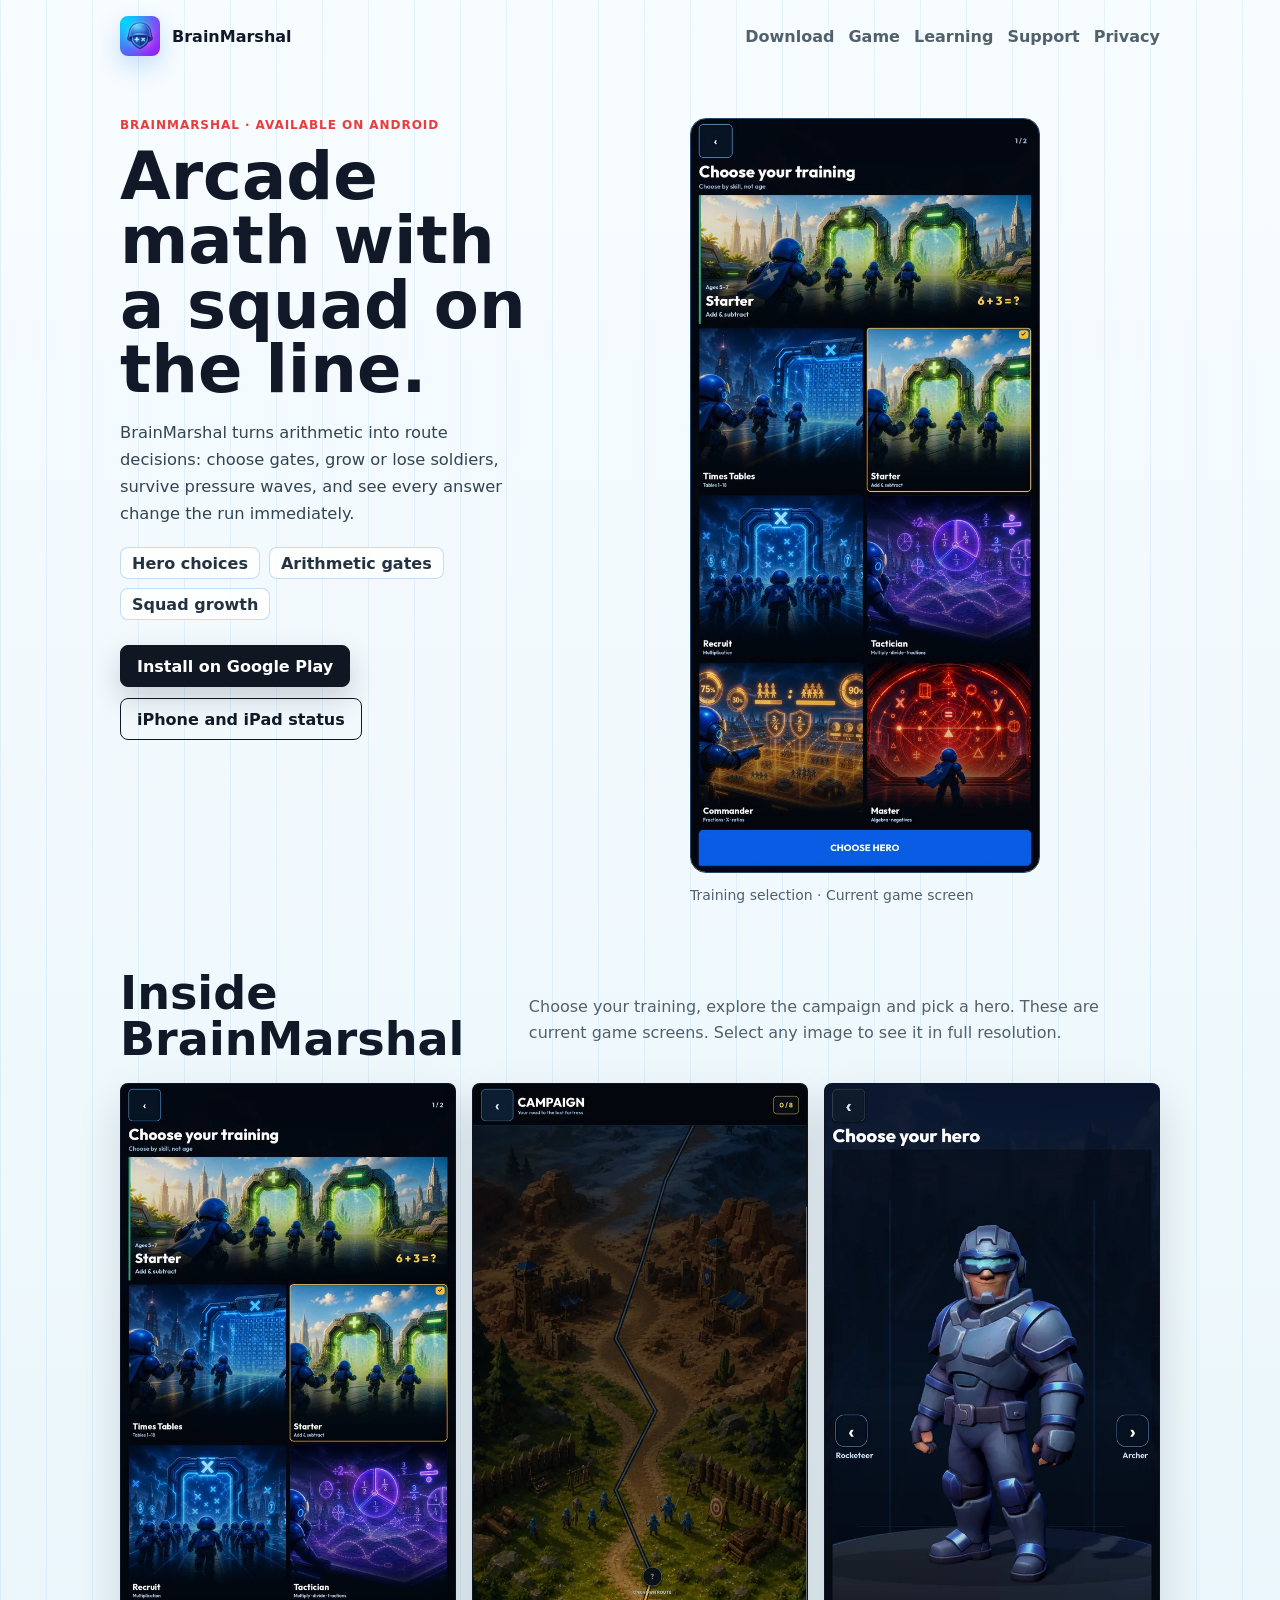
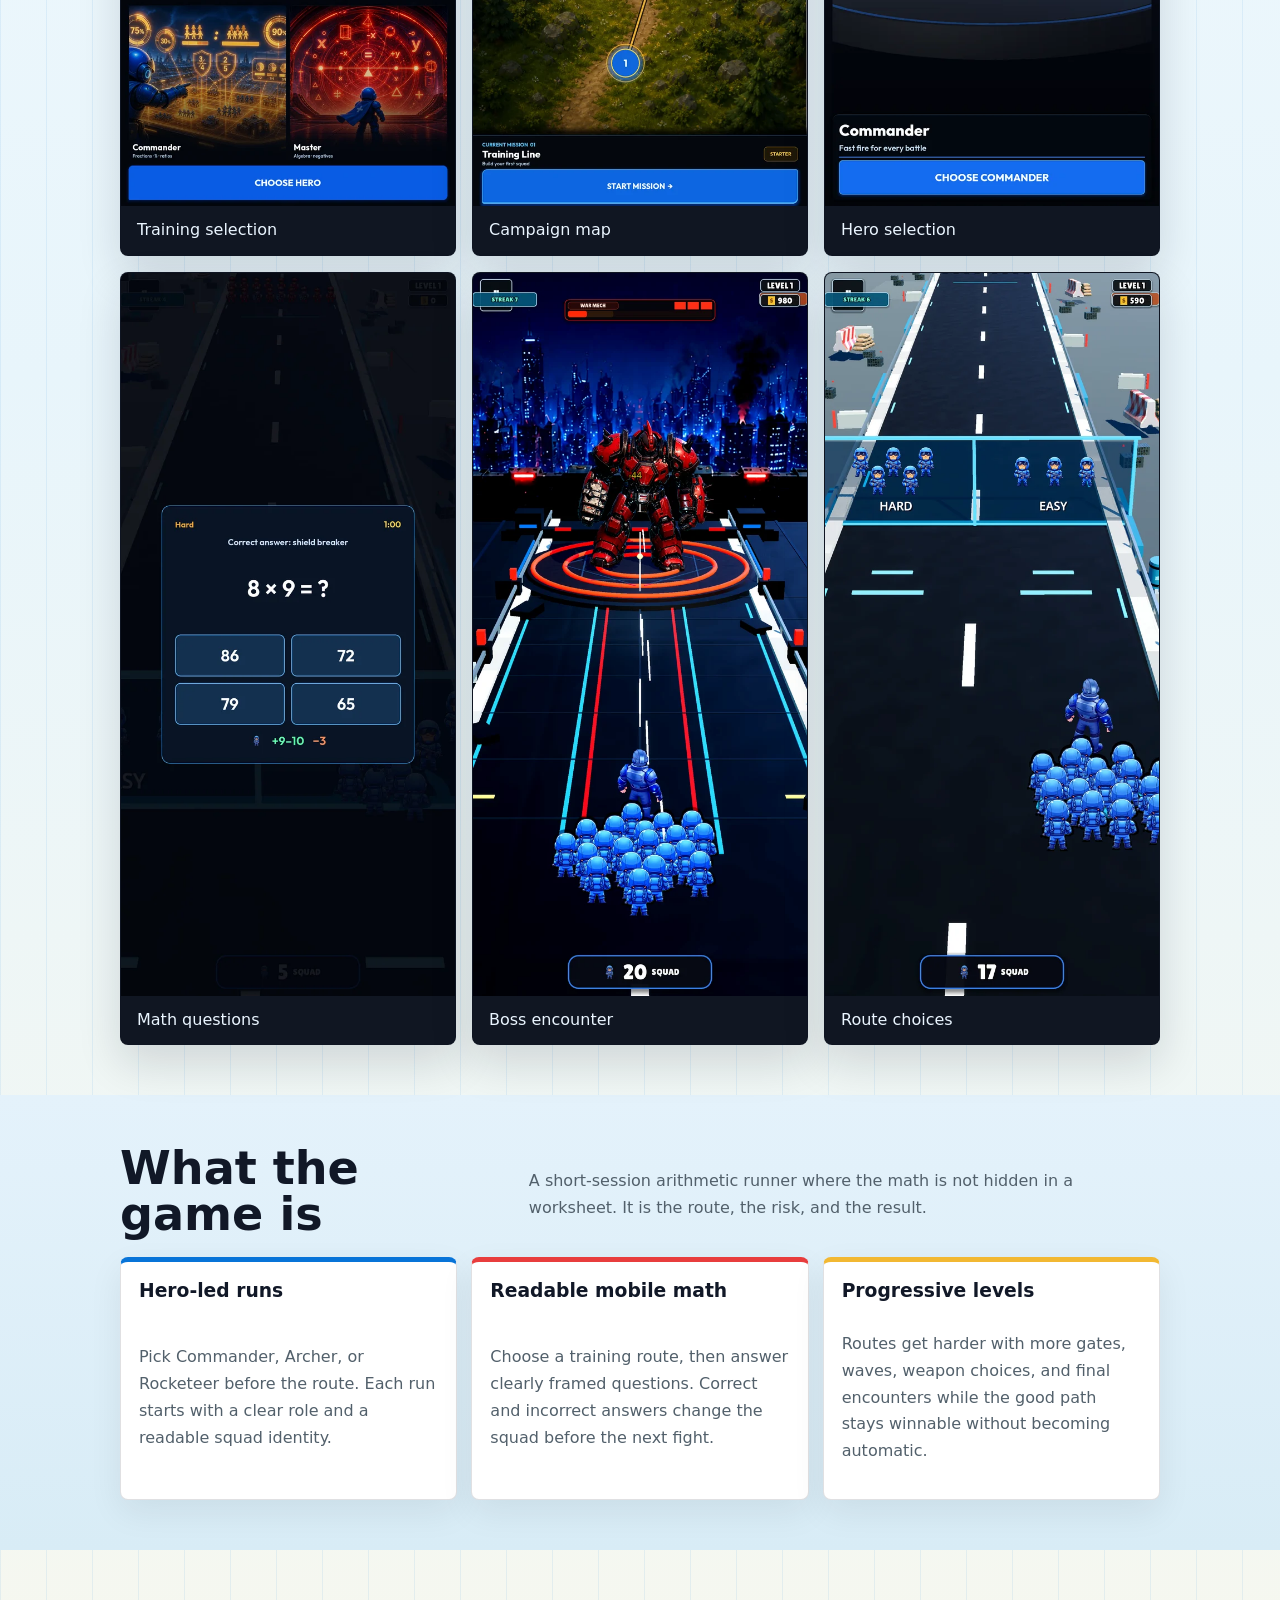
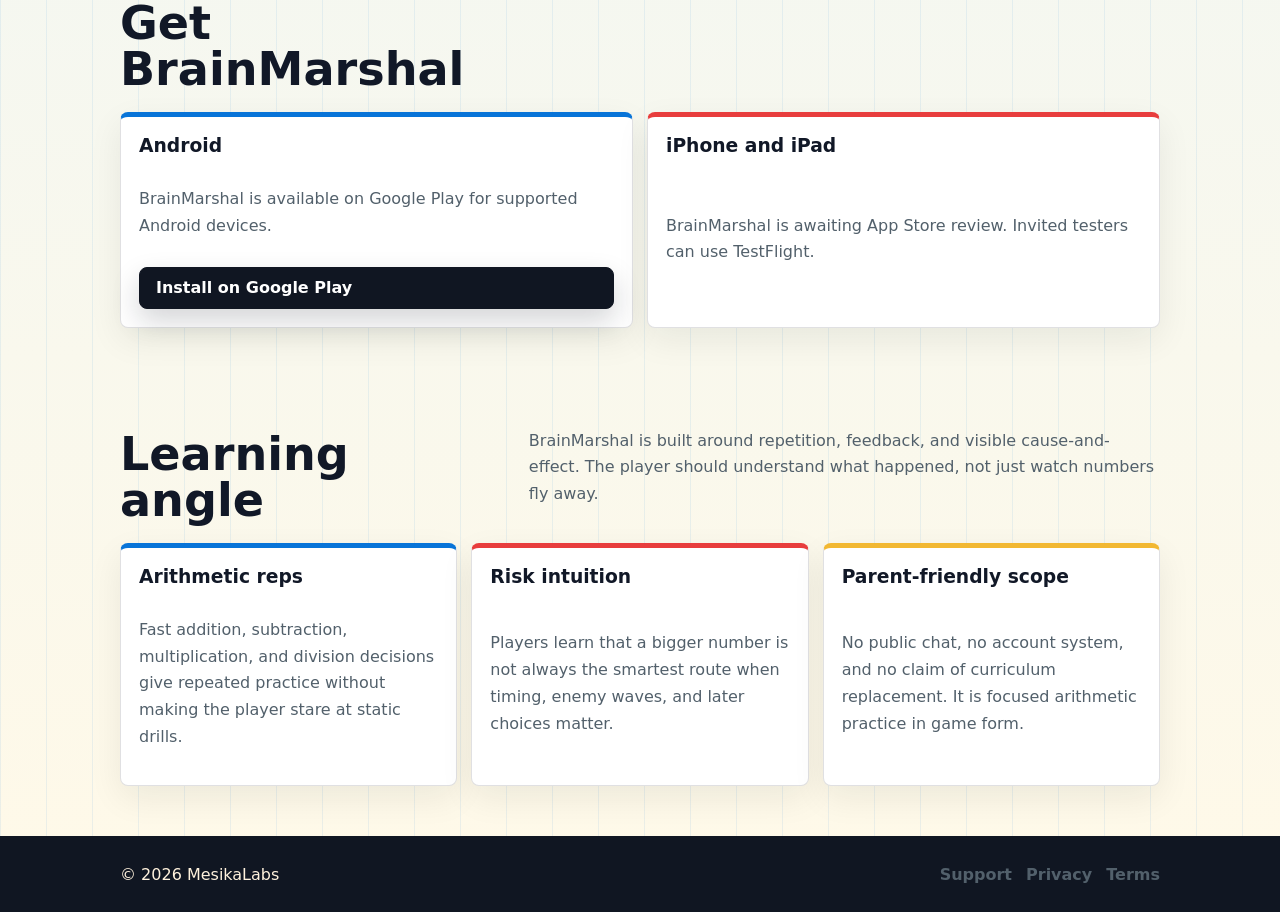
<file: index.html>
<!doctype html>
<html lang="en">
<head>
  <meta charset="utf-8">
  <meta name="viewport" content="width=device-width, initial-scale=1">
  <title>BrainMarshal - Arcade Math Runner on Android</title>
  <meta name="description" content="BrainMarshal is an arcade math runner available on Android where arithmetic gates shape your squad before each fight. Built for readable, high-energy practice.">
  <meta property="og:title" content="BrainMarshal - Arcade Math Runner">
  <meta property="og:description" content="Arithmetic gates, growing squads, readable mobile numbers, and short high-energy runs.">
  <meta property="og:type" content="website">
  <meta property="og:url" content="https://brainmarshal.mesikalabs.com/">
  <meta property="og:image" content="https://brainmarshal.mesikalabs.com/assets/screenshots/2026-09-15/source/01-level-selection.png">
  <meta property="og:image:alt" content="BrainMarshal training selection screen">
  <meta name="twitter:card" content="summary_large_image">
  <link rel="canonical" href="https://brainmarshal.mesikalabs.com/">
  <link rel="alternate" type="application/json" href="version.json">
  <link rel="icon" href="assets/mathwar-icon.png" type="image/png">
  <link rel="apple-touch-icon" href="assets/mathwar-icon.png">
  <link rel="stylesheet" href="assets/site.css?v=20260915clean">
</head>
<body>
  <header class="shell nav">
    <a class="brand" href="./" aria-label="BrainMarshal home">
      <img src="assets/mathwar-icon.png" alt="" width="1024" height="1024">
      <span>BrainMarshal</span>
    </a>
    <nav class="links" aria-label="Primary navigation">
      <a href="#download">Download</a>
      <a href="#game">Game</a>
      <a href="#learning">Learning</a>
      <a href="support/">Support</a>
      <a href="privacy/">Privacy</a>
    </nav>
  </header>

  <main>
    <section class="hero">
      <div class="shell hero-grid">
        <div>
          <p class="eyebrow">BrainMarshal · Available on Android</p>
          <h1>Arcade math with a squad on the line.</h1>
          <p class="lede">BrainMarshal turns arithmetic into route decisions: choose gates, grow or lose soldiers, survive pressure waves, and see every answer change the run immediately.</p>
          <div class="game-stats" aria-label="BrainMarshal gameplay highlights">
            <span>Hero choices</span>
            <span>Arithmetic gates</span>
            <span>Squad growth</span>
          </div>
          <div class="actions">
            <a class="button primary" href="https://play.google.com/store/apps/details?id=com.mesikalabs.brainmarshal">Install on Google Play</a>
            <a class="button secondary" href="#download">iPhone and iPad status</a>
          </div>
        </div>
        <figure class="current-preview">
          <img src="assets/screenshots/2026-09-15/01-level-selection.webp" alt="BrainMarshal training selection with six illustrated skill levels" width="1242" height="2688" fetchpriority="high">
          <figcaption>Training selection · Current game screen</figcaption>
        </figure>
      </div>
    </section>

    <section class="section proof-section" aria-labelledby="proof-title">
      <div class="shell">
        <div class="section-head">
          <h2 id="proof-title">Inside BrainMarshal</h2>
          <p>Choose your training, explore the campaign and pick a hero. These are current game screens. Select any image to see it in full resolution.</p>
        </div>
        <div class="proof-grid gameplay-grid">
          <figure class="proof-shot">
            <a href="assets/screenshots/2026-09-15/source/01-level-selection.png" aria-label="View training selection in full resolution">
              <img src="assets/screenshots/2026-09-15/01-level-selection.webp" alt="Six illustrated training choices, including Times Tables, Starter and Master" width="1242" height="2688" loading="lazy">
            </a>
            <figcaption>Training selection</figcaption>
          </figure>
          <figure class="proof-shot">
            <a href="assets/screenshots/2026-09-15/source/02-campaign-map.png" aria-label="View campaign map in full resolution">
              <img src="assets/screenshots/2026-09-15/02-campaign-map.webp" alt="The campaign route with the first mission selected" width="1242" height="2688" loading="lazy">
            </a>
            <figcaption>Campaign map</figcaption>
          </figure>
          <figure class="proof-shot">
            <a href="assets/screenshots/2026-09-15/source/03-pick-hero.png" aria-label="View hero selection in full resolution">
              <img src="assets/screenshots/2026-09-15/03-pick-hero.webp" alt="The Commander on the hero selection platform" width="1242" height="2688" loading="lazy">
            </a>
            <figcaption>Hero selection</figcaption>
          </figure>
          <figure class="proof-shot">
            <a href="assets/screenshots/2026-09-15/source/04-think-build.png" aria-label="View math questions in full resolution">
              <img src="assets/screenshots/2026-09-15/04-think-build.webp" alt="A multiplication question with four possible answers" width="1242" height="2688" loading="lazy">
            </a>
            <figcaption>Math questions</figcaption>
          </figure>
          <figure class="proof-shot">
            <a href="assets/screenshots/2026-09-15/source/05-boss-battle.png" aria-label="View boss encounter in full resolution">
              <img src="assets/screenshots/2026-09-15/05-boss-battle.webp" alt="The squad facing the War Mech at the end of a mission" width="1242" height="2688" loading="lazy">
            </a>
            <figcaption>Boss encounter</figcaption>
          </figure>
          <figure class="proof-shot">
            <a href="assets/screenshots/2026-09-15/source/06-choose-challenge.png" aria-label="View route choices in full resolution">
              <img src="assets/screenshots/2026-09-15/06-choose-challenge.webp" alt="The squad approaching Hard and Easy arithmetic gates" width="1242" height="2688" loading="lazy">
            </a>
            <figcaption>Route choices</figcaption>
          </figure>
        </div>
      </div>
    </section>

    <section class="section alt" id="game">
      <div class="shell">
        <div class="section-head">
          <h2>What the game is</h2>
          <p>A short-session arithmetic runner where the math is not hidden in a worksheet. It is the route, the risk, and the result.</p>
        </div>
        <div class="grid">
          <article class="card">
            <h3>Hero-led runs</h3>
            <p>Pick Commander, Archer, or Rocketeer before the route. Each run starts with a clear role and a readable squad identity.</p>
          </article>
          <article class="card">
            <h3>Readable mobile math</h3>
            <p>Choose a training route, then answer clearly framed questions. Correct and incorrect answers change the squad before the next fight.</p>
          </article>
          <article class="card">
            <h3>Progressive levels</h3>
            <p>Routes get harder with more gates, waves, weapon choices, and final encounters while the good path stays winnable without becoming automatic.</p>
          </article>
        </div>
      </div>
    </section>

    <section class="section" id="download" aria-labelledby="release-title">
      <div class="shell">
        <div class="section-head">
          <h2 id="release-title">Get BrainMarshal</h2>
        </div>
        <div class="grid">
          <article class="card">
            <h3>Android</h3>
            <p>BrainMarshal is available on Google Play for supported Android devices.</p>
            <a class="button primary" href="https://play.google.com/store/apps/details?id=com.mesikalabs.brainmarshal">Install on Google Play</a>
          </article>
          <article class="card">
            <h3>iPhone and iPad</h3>
            <p>BrainMarshal is awaiting App Store review. Invited testers can use TestFlight.</p>
          </article>
        </div>
      </div>
    </section>

    <section class="section" id="learning">
      <div class="shell">
        <div class="section-head">
          <h2>Learning angle</h2>
          <p>BrainMarshal is built around repetition, feedback, and visible cause-and-effect. The player should understand what happened, not just watch numbers fly away.</p>
        </div>
        <div class="grid">
          <article class="card">
            <h3>Arithmetic reps</h3>
            <p>Fast addition, subtraction, multiplication, and division decisions give repeated practice without making the player stare at static drills.</p>
          </article>
          <article class="card">
            <h3>Risk intuition</h3>
            <p>Players learn that a bigger number is not always the smartest route when timing, enemy waves, and later choices matter.</p>
          </article>
          <article class="card">
            <h3>Parent-friendly scope</h3>
            <p>No public chat, no account system, and no claim of curriculum replacement. It is focused arithmetic practice in game form.</p>
          </article>
        </div>
      </div>
    </section>
  </main>

  <footer class="footer">
    <div class="shell footer-grid">
      <span>© 2026 MesikaLabs</span>
      <nav class="links" aria-label="Footer navigation">
        <a href="support/">Support</a>
        <a href="privacy/">Privacy</a>
        <a href="terms/">Terms</a>
      </nav>
    </div>
  </footer>
</body>
</html>
</file>
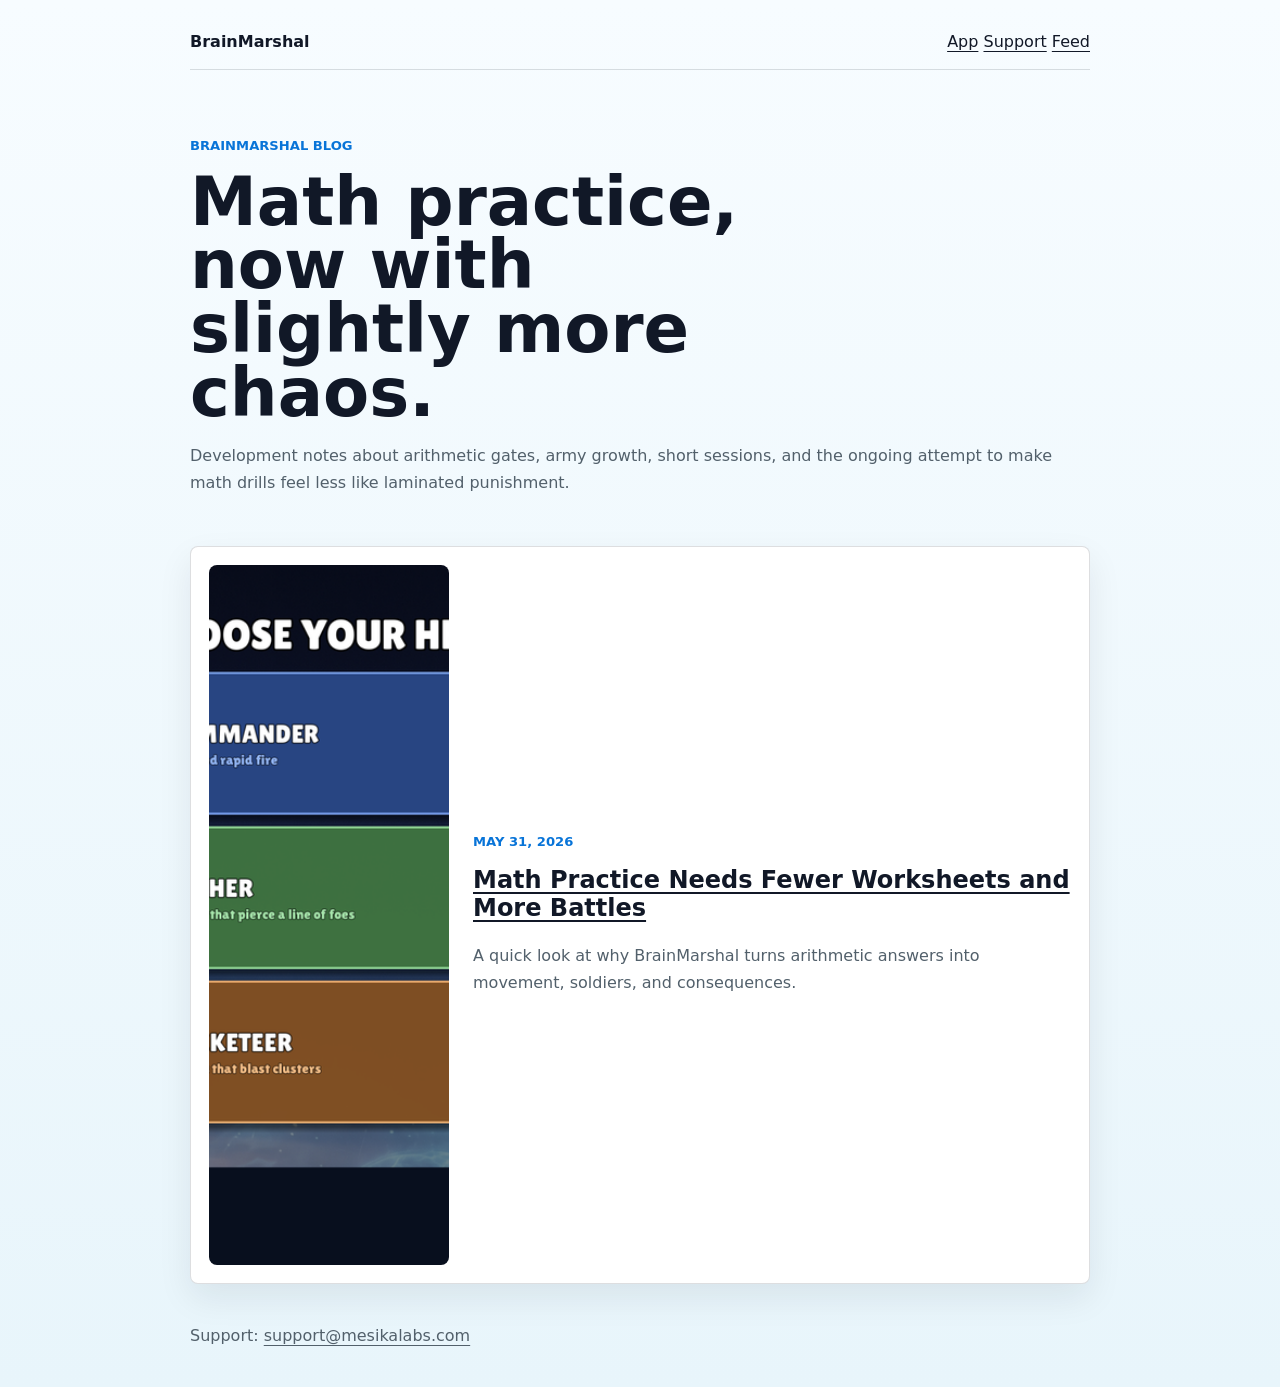
<file: blog/index.html>
<!doctype html>
<html lang="en">
<head>
  <meta charset="utf-8">
  <meta name="viewport" content="width=device-width, initial-scale=1">
  <title>BrainMarshal Blog - Math Learning Game Dev Notes</title>
  <meta name="description" content="Developer notes about BrainMarshal, an educational math learning game for iPhone with arithmetic gates, battles, and short mobile practice sessions.">
  <meta property="og:title" content="BrainMarshal Blog - Math Learning Game Dev Notes">
  <meta property="og:description" content="BrainMarshal development notes about arithmetic practice, battles, and making math drills less worksheet-shaped.">
  <meta property="og:type" content="website">
  <meta property="og:url" content="https://brainmarshal.mesikalabs.com/blog/">
  <meta property="og:image" content="https://brainmarshal.mesikalabs.com/assets/mathwar-hero-roster.png">
  <link rel="canonical" href="https://brainmarshal.mesikalabs.com/blog/">
  <link rel="alternate" type="application/json" href="https://brainmarshal.mesikalabs.com/blog/feed.json">
  <link rel="icon" href="../assets/mathwar-icon.png" type="image/png">
  <style>
    :root { color-scheme: light; --bg: #e8f5fb; --ink: #111827; --muted: #52606b; --line: rgba(17, 24, 39, 0.14); --accent: #0874d8; --paper: #ffffff; }
    * { box-sizing: border-box; }
    body { margin: 0; background: linear-gradient(180deg, #f7fcff 0%, var(--bg) 100%); color: var(--ink); font-family: Inter, ui-sans-serif, system-ui, -apple-system, BlinkMacSystemFont, "Segoe UI", sans-serif; }
    main, header, footer { width: min(100% - 32px, 900px); margin-inline: auto; }
    header { padding: 32px 0 18px; display: flex; justify-content: space-between; gap: 20px; flex-wrap: wrap; }
    a { color: inherit; text-underline-offset: 4px; }
    .brand { font-weight: 850; text-decoration: none; }
    .hero { padding: 52px 0 34px; border-top: 1px solid var(--line); }
    h1 { margin: 0 0 16px; max-width: 13ch; font-size: 4.2rem; line-height: .95; letter-spacing: 0; }
    p { color: var(--muted); line-height: 1.7; }
    article { display: grid; grid-template-columns: 240px minmax(0, 1fr); gap: 24px; align-items: center; padding: 18px; border: 1px solid var(--line); border-radius: 8px; background: var(--paper); box-shadow: 0 14px 34px rgba(16, 22, 34, 0.08); }
    article img { width: 240px; aspect-ratio: 9 / 16; object-fit: cover; border-radius: 8px; }
    article h2 { margin-top: 0; }
    .meta { color: var(--accent); font-size: .82rem; font-weight: 850; text-transform: uppercase; }
    footer { padding: 42px 0; color: var(--muted); }
    @media (max-width: 640px) { h1 { font-size: 2.65rem; line-height: 1.02; } article { grid-template-columns: 1fr; } article img { width: 100%; max-height: 360px; } }
  </style>
</head>
<body>
  <header>
    <a class="brand" href="../">BrainMarshal</a>
    <nav aria-label="Blog navigation">
      <a href="../">App</a>
      <a href="../support/">Support</a>
      <a href="feed.json">Feed</a>
    </nav>
  </header>
  <main>
    <section class="hero">
      <p class="meta">BrainMarshal blog</p>
      <h1>Math practice, now with slightly more chaos.</h1>
      <p>Development notes about arithmetic gates, army growth, short sessions, and the ongoing attempt to make math drills feel less like laminated punishment.</p>
    </section>
    <article>
      <img src="../assets/blog/mathwar-hero-roster-thumb.png" alt="BrainMarshal current hero roster thumbnail" width="393" height="700" loading="lazy">
      <div>
        <p class="meta">May 31, 2026</p>
        <h2><a href="math-practice-with-battles/">Math Practice Needs Fewer Worksheets and More Battles</a></h2>
        <p>A quick look at why BrainMarshal turns arithmetic answers into movement, soldiers, and consequences.</p>
      </div>
    </article>
  </main>
  <footer>
    Support: <a href="mailto:support@mesikalabs.com">support@mesikalabs.com</a>
  </footer>
</body>
</html>
</file>
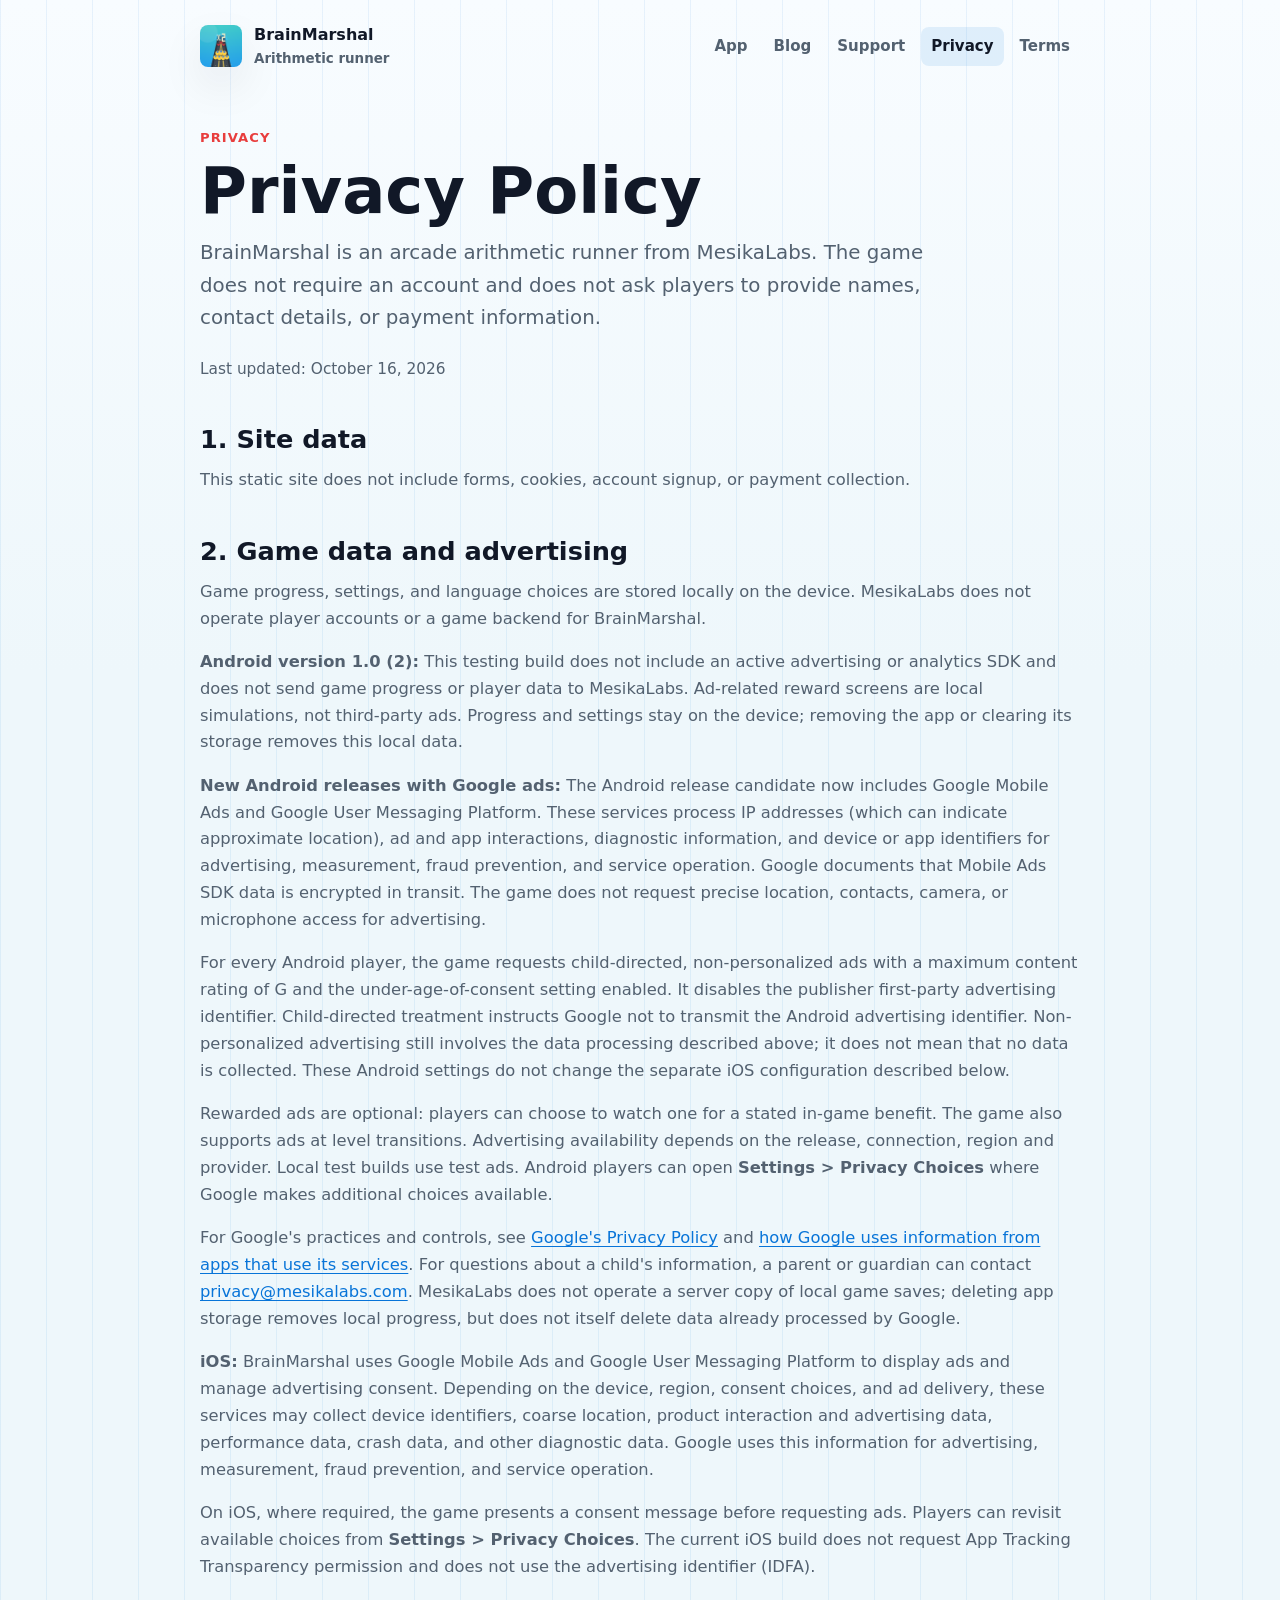
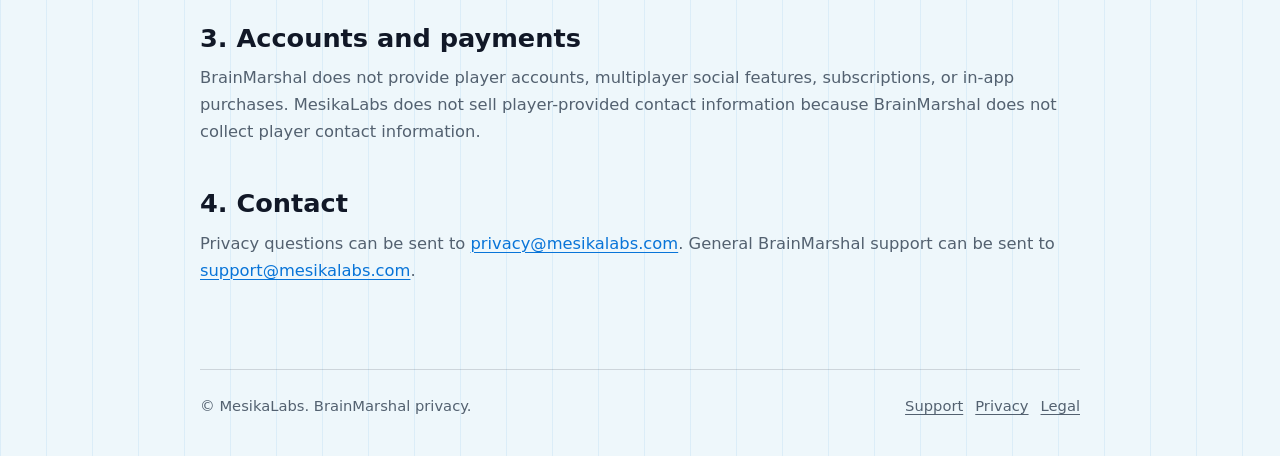
<file: privacy/index.html>
<!doctype html>
<html lang="en">
<head>
  <meta charset="utf-8">
  <meta name="viewport" content="width=device-width, initial-scale=1">
  <title>BrainMarshal Privacy Policy</title>
  <meta name="description" content="Privacy policy for BrainMarshal, an arcade arithmetic runner from MesikaLabs.">
  <link rel="canonical" href="https://brainmarshal.mesikalabs.com/privacy/">
  <link rel="icon" href="../assets/mathwar-icon.png" type="image/png">
  <link rel="apple-touch-icon" href="../assets/mathwar-icon-192.png">
  <link rel="stylesheet" href="../assets/policy.css">
</head>
<body>
  <header class="site-header">
    <a class="brand" href="../" aria-label="BrainMarshal home">
      <img src="../assets/mathwar-icon-192.png" alt="" width="192" height="192">
      <span>BrainMarshal<span>Arithmetic runner</span></span>
    </a>
    <nav class="site-nav" aria-label="BrainMarshal">
      <a href="../">App</a>
      <a href="../blog/">Blog</a>
      <a href="../support/">Support</a>
      <a href="../privacy/" aria-current="page">Privacy</a>
      <a href="../terms/">Terms</a>
    </nav>
  </header>

  <main class="document">
    <p class="eyebrow">Privacy</p>
    <h1>Privacy Policy</h1>
    <p class="lede">BrainMarshal is an arcade arithmetic runner from MesikaLabs. The game does not require an account and does not ask players to provide names, contact details, or payment information.</p>
    <p class="meta">Last updated: October 16, 2026</p>

    <h2>1. Site data</h2>
    <p>This static site does not include forms, cookies, account signup, or payment collection.</p>

    <h2>2. Game data and advertising</h2>
    <p>Game progress, settings, and language choices are stored locally on the device. MesikaLabs does not operate player accounts or a game backend for BrainMarshal.</p>
    <p><strong>Android version 1.0 (2):</strong> This testing build does not include an active advertising or analytics SDK and does not send game progress or player data to MesikaLabs. Ad-related reward screens are local simulations, not third-party ads. Progress and settings stay on the device; removing the app or clearing its storage removes this local data.</p>
    <p><strong>New Android releases with Google ads:</strong> The Android release candidate now includes Google Mobile Ads and Google User Messaging Platform. These services process IP addresses (which can indicate approximate location), ad and app interactions, diagnostic information, and device or app identifiers for advertising, measurement, fraud prevention, and service operation. Google documents that Mobile Ads SDK data is encrypted in transit. The game does not request precise location, contacts, camera, or microphone access for advertising.</p>
    <p>For every Android player, the game requests child-directed, non-personalized ads with a maximum content rating of G and the under-age-of-consent setting enabled. It disables the publisher first-party advertising identifier. Child-directed treatment instructs Google not to transmit the Android advertising identifier. Non-personalized advertising still involves the data processing described above; it does not mean that no data is collected. These Android settings do not change the separate iOS configuration described below.</p>
    <p>Rewarded ads are optional: players can choose to watch one for a stated in-game benefit. The game also supports ads at level transitions. Advertising availability depends on the release, connection, region and provider. Local test builds use test ads. Android players can open <strong>Settings &gt; Privacy Choices</strong> where Google makes additional choices available.</p>
    <p>For Google's practices and controls, see <a href="https://policies.google.com/privacy">Google's Privacy Policy</a> and <a href="https://policies.google.com/technologies/partner-sites">how Google uses information from apps that use its services</a>. For questions about a child's information, a parent or guardian can contact <a href="mailto:privacy@mesikalabs.com">privacy@mesikalabs.com</a>. MesikaLabs does not operate a server copy of local game saves; deleting app storage removes local progress, but does not itself delete data already processed by Google.</p>
    <p><strong>iOS:</strong> BrainMarshal uses Google Mobile Ads and Google User Messaging Platform to display ads and manage advertising consent. Depending on the device, region, consent choices, and ad delivery, these services may collect device identifiers, coarse location, product interaction and advertising data, performance data, crash data, and other diagnostic data. Google uses this information for advertising, measurement, fraud prevention, and service operation.</p>
    <p>On iOS, where required, the game presents a consent message before requesting ads. Players can revisit available choices from <strong>Settings &gt; Privacy Choices</strong>. The current iOS build does not request App Tracking Transparency permission and does not use the advertising identifier (IDFA).</p>

    <h2>3. Accounts and payments</h2>
    <p>BrainMarshal does not provide player accounts, multiplayer social features, subscriptions, or in-app purchases. MesikaLabs does not sell player-provided contact information because BrainMarshal does not collect player contact information.</p>

    <h2>4. Contact</h2>
    <p>Privacy questions can be sent to <a href="mailto:privacy@mesikalabs.com">privacy@mesikalabs.com</a>. General BrainMarshal support can be sent to <a href="mailto:support@mesikalabs.com">support@mesikalabs.com</a>.</p>
  </main>

  <footer class="site-footer">
    <span>© MesikaLabs. BrainMarshal privacy.</span>
    <nav aria-label="Footer">
      <a href="../support/">Support</a>
      <a href="mailto:privacy@mesikalabs.com">Privacy</a>
      <a href="mailto:legal@mesikalabs.com">Legal</a>
    </nav>
  </footer>
</body>
</html>
</file>
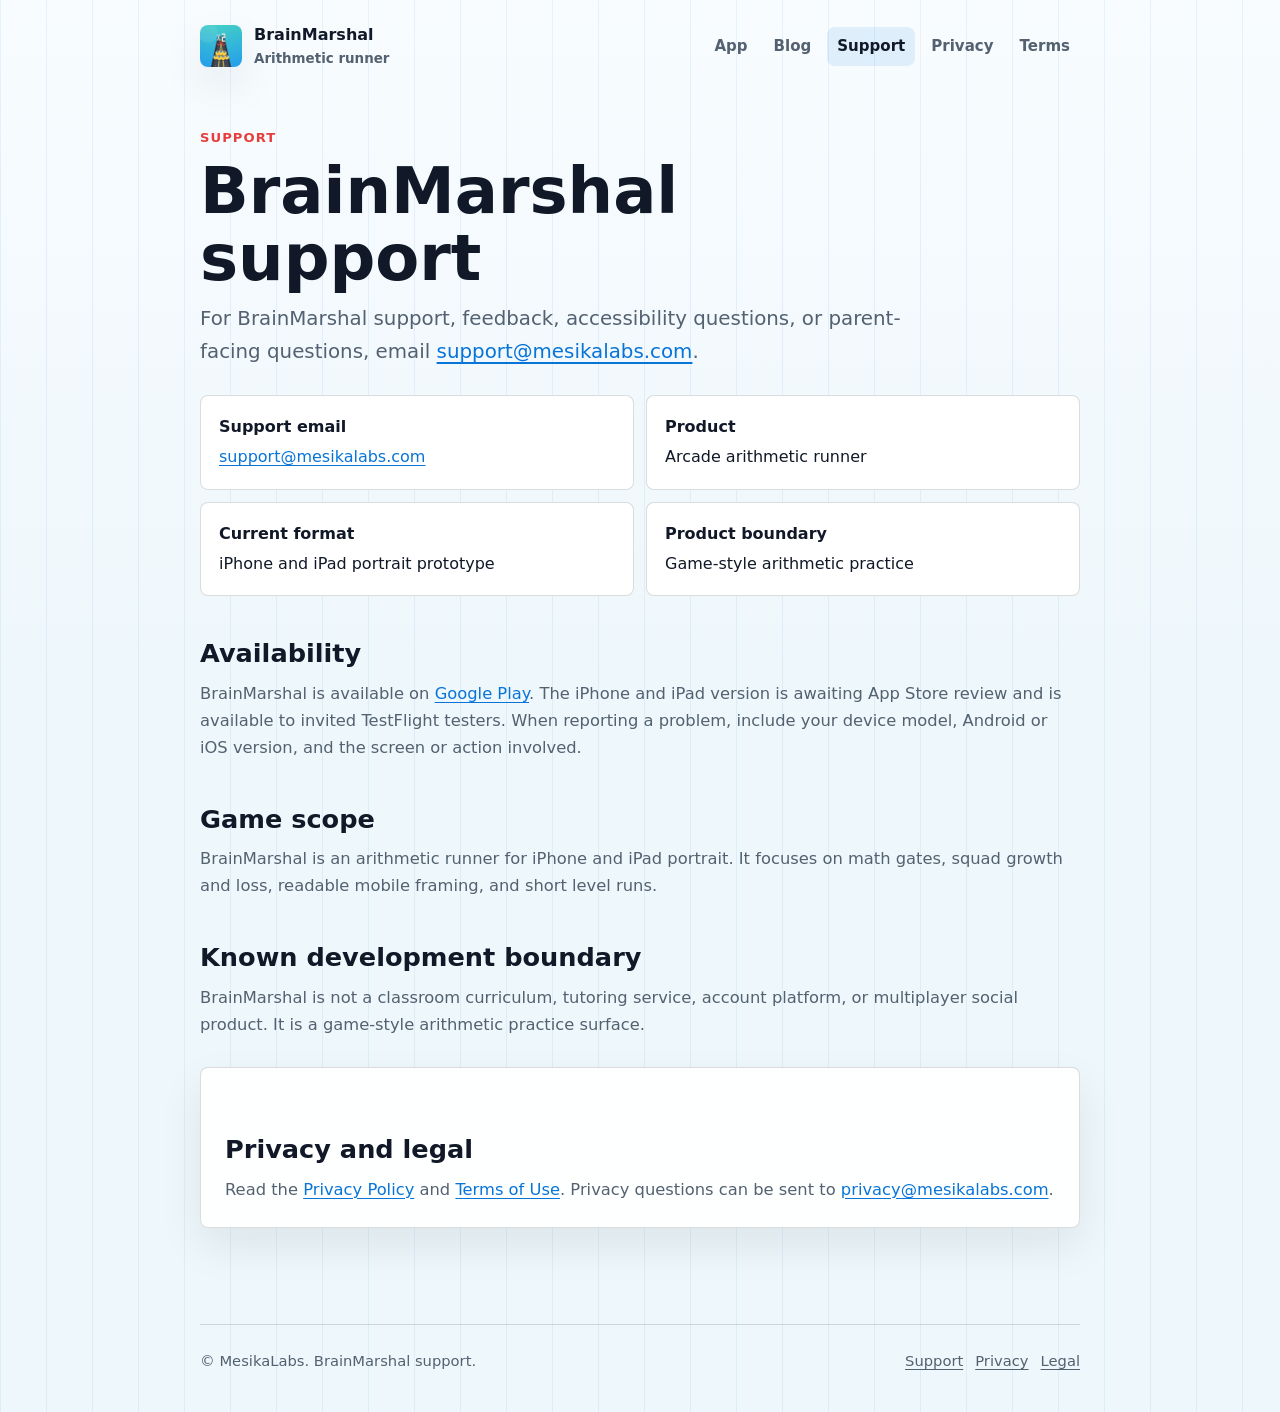
<file: support/index.html>
<!doctype html>
<html lang="en">
<head>
  <meta charset="utf-8">
  <meta name="viewport" content="width=device-width, initial-scale=1">
  <title>BrainMarshal Support</title>
  <meta name="description" content="Support information for BrainMarshal, an arcade arithmetic runner game from MesikaLabs.">
  <link rel="canonical" href="https://brainmarshal.mesikalabs.com/support/">
  <link rel="icon" href="../assets/mathwar-icon.png" type="image/png">
  <link rel="apple-touch-icon" href="../assets/mathwar-icon-192.png">
  <link rel="stylesheet" href="../assets/policy.css">
</head>
<body>
  <header class="site-header">
    <a class="brand" href="../" aria-label="BrainMarshal home">
      <img src="../assets/mathwar-icon-192.png" alt="" width="192" height="192">
      <span>BrainMarshal<span>Arithmetic runner</span></span>
    </a>
    <nav class="site-nav" aria-label="BrainMarshal">
      <a href="../">App</a>
      <a href="../blog/">Blog</a>
      <a href="../support/" aria-current="page">Support</a>
      <a href="../privacy/">Privacy</a>
      <a href="../terms/">Terms</a>
    </nav>
  </header>

  <main class="document">
    <p class="eyebrow">Support</p>
    <h1>BrainMarshal support</h1>
    <p class="lede">For BrainMarshal support, feedback, accessibility questions, or parent-facing questions, email <a href="mailto:support@mesikalabs.com">support@mesikalabs.com</a>.</p>

    <section class="summary-grid" aria-label="Support summary">
      <div class="summary-card">
        <strong>Support email</strong>
        <a href="mailto:support@mesikalabs.com">support@mesikalabs.com</a>
      </div>
      <div class="summary-card">
        <strong>Product</strong>
        <span>Arcade arithmetic runner</span>
      </div>
      <div class="summary-card">
        <strong>Current format</strong>
        <span>iPhone and iPad portrait prototype</span>
      </div>
      <div class="summary-card">
        <strong>Product boundary</strong>
        <span>Game-style arithmetic practice</span>
      </div>
    </section>

    <h2>Availability</h2>
    <p>BrainMarshal is available on <a href="https://play.google.com/store/apps/details?id=com.mesikalabs.brainmarshal">Google Play</a>. The iPhone and iPad version is awaiting App Store review and is available to invited TestFlight testers. When reporting a problem, include your device model, Android or iOS version, and the screen or action involved.</p>

    <h2>Game scope</h2>
    <p>BrainMarshal is an arithmetic runner for iPhone and iPad portrait. It focuses on math gates, squad growth and loss, readable mobile framing, and short level runs.</p>

    <h2>Known development boundary</h2>
    <p>BrainMarshal is not a classroom curriculum, tutoring service, account platform, or multiplayer social product. It is a game-style arithmetic practice surface.</p>

    <div class="panel">
      <h2>Privacy and legal</h2>
      <p>Read the <a href="../privacy/">Privacy Policy</a> and <a href="../terms/">Terms of Use</a>. Privacy questions can be sent to <a href="mailto:privacy@mesikalabs.com">privacy@mesikalabs.com</a>.</p>
    </div>
  </main>

  <footer class="site-footer">
    <span>© MesikaLabs. BrainMarshal support.</span>
    <nav aria-label="Footer">
      <a href="mailto:support@mesikalabs.com">Support</a>
      <a href="mailto:privacy@mesikalabs.com">Privacy</a>
      <a href="mailto:legal@mesikalabs.com">Legal</a>
    </nav>
  </footer>
</body>
</html>
</file>
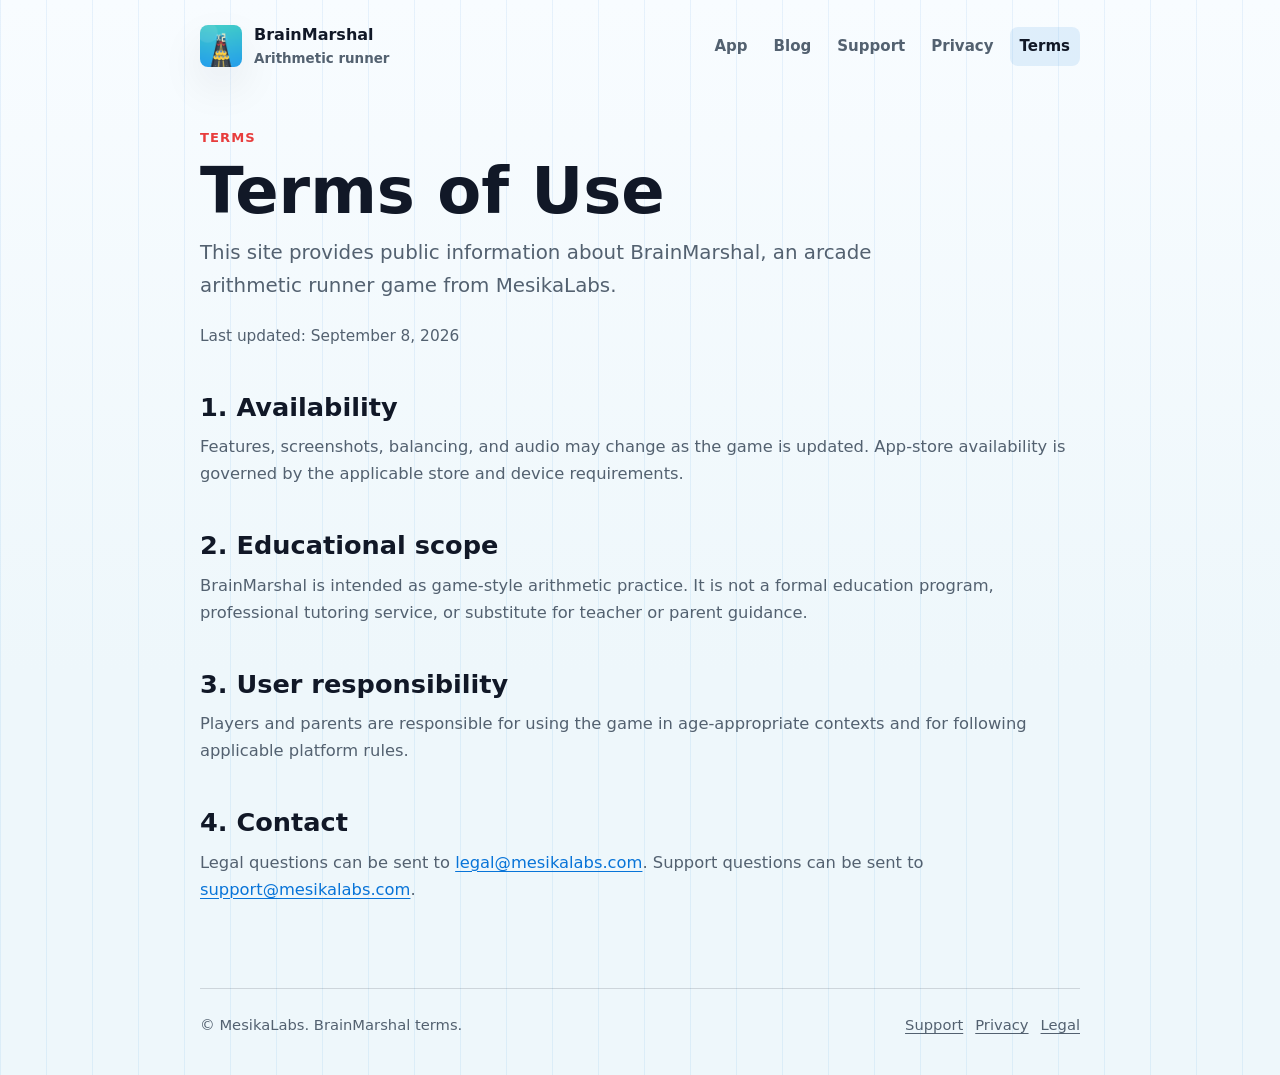
<file: terms/index.html>
<!doctype html>
<html lang="en">
<head>
  <meta charset="utf-8">
  <meta name="viewport" content="width=device-width, initial-scale=1">
  <title>BrainMarshal Terms</title>
  <meta name="description" content="Terms for the BrainMarshal public site and arcade arithmetic runner game.">
  <link rel="canonical" href="https://brainmarshal.mesikalabs.com/terms/">
  <link rel="icon" href="../assets/mathwar-icon.png" type="image/png">
  <link rel="apple-touch-icon" href="../assets/mathwar-icon-192.png">
  <link rel="stylesheet" href="../assets/policy.css">
</head>
<body>
  <header class="site-header">
    <a class="brand" href="../" aria-label="BrainMarshal home">
      <img src="../assets/mathwar-icon-192.png" alt="" width="192" height="192">
      <span>BrainMarshal<span>Arithmetic runner</span></span>
    </a>
    <nav class="site-nav" aria-label="BrainMarshal">
      <a href="../">App</a>
      <a href="../blog/">Blog</a>
      <a href="../support/">Support</a>
      <a href="../privacy/">Privacy</a>
      <a href="../terms/" aria-current="page">Terms</a>
    </nav>
  </header>

  <main class="document">
    <p class="eyebrow">Terms</p>
    <h1>Terms of Use</h1>
    <p class="lede">This site provides public information about BrainMarshal, an arcade arithmetic runner game from MesikaLabs.</p>
    <p class="meta">Last updated: September 8, 2026</p>

    <h2>1. Availability</h2>
    <p>Features, screenshots, balancing, and audio may change as the game is updated. App-store availability is governed by the applicable store and device requirements.</p>

    <h2>2. Educational scope</h2>
    <p>BrainMarshal is intended as game-style arithmetic practice. It is not a formal education program, professional tutoring service, or substitute for teacher or parent guidance.</p>

    <h2>3. User responsibility</h2>
    <p>Players and parents are responsible for using the game in age-appropriate contexts and for following applicable platform rules.</p>

    <h2>4. Contact</h2>
    <p>Legal questions can be sent to <a href="mailto:legal@mesikalabs.com">legal@mesikalabs.com</a>. Support questions can be sent to <a href="mailto:support@mesikalabs.com">support@mesikalabs.com</a>.</p>
  </main>

  <footer class="site-footer">
    <span>© MesikaLabs. BrainMarshal terms.</span>
    <nav aria-label="Footer">
      <a href="../support/">Support</a>
      <a href="mailto:privacy@mesikalabs.com">Privacy</a>
      <a href="mailto:legal@mesikalabs.com">Legal</a>
    </nav>
  </footer>
</body>
</html>
</file>
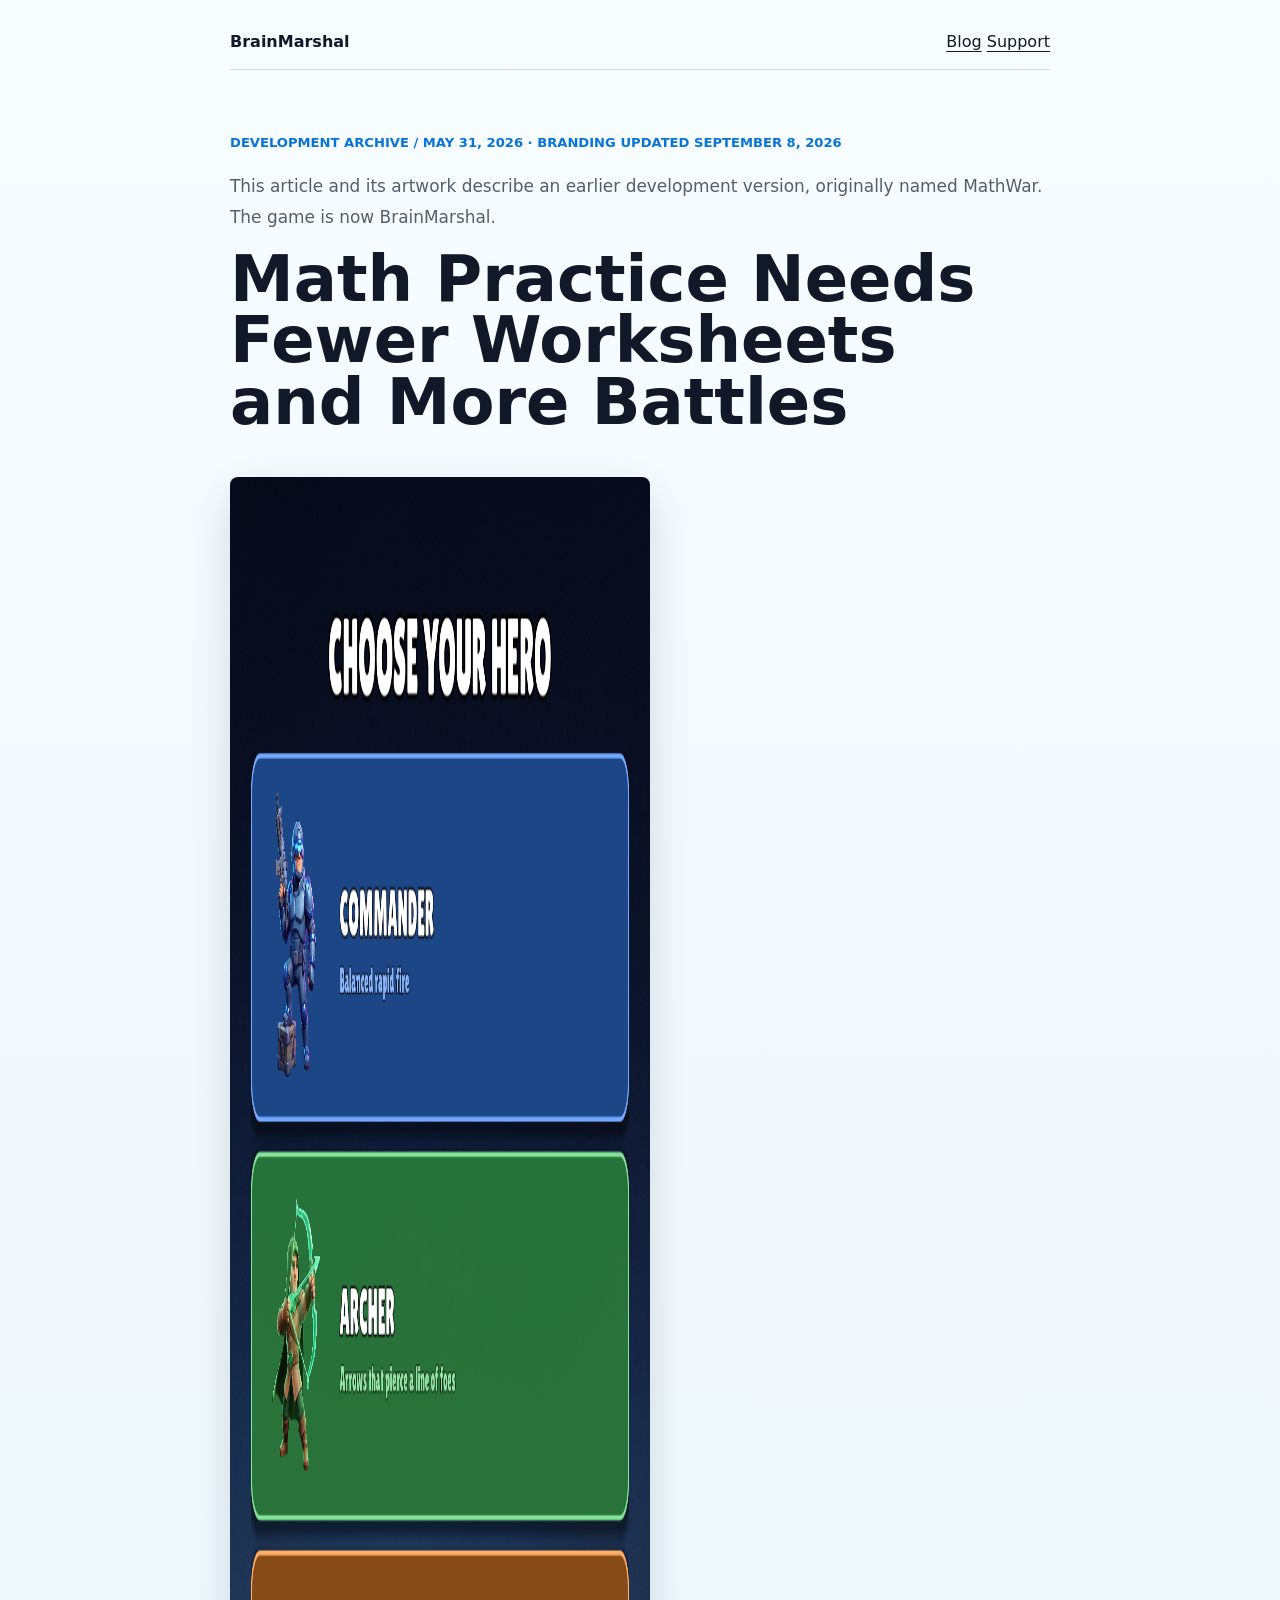
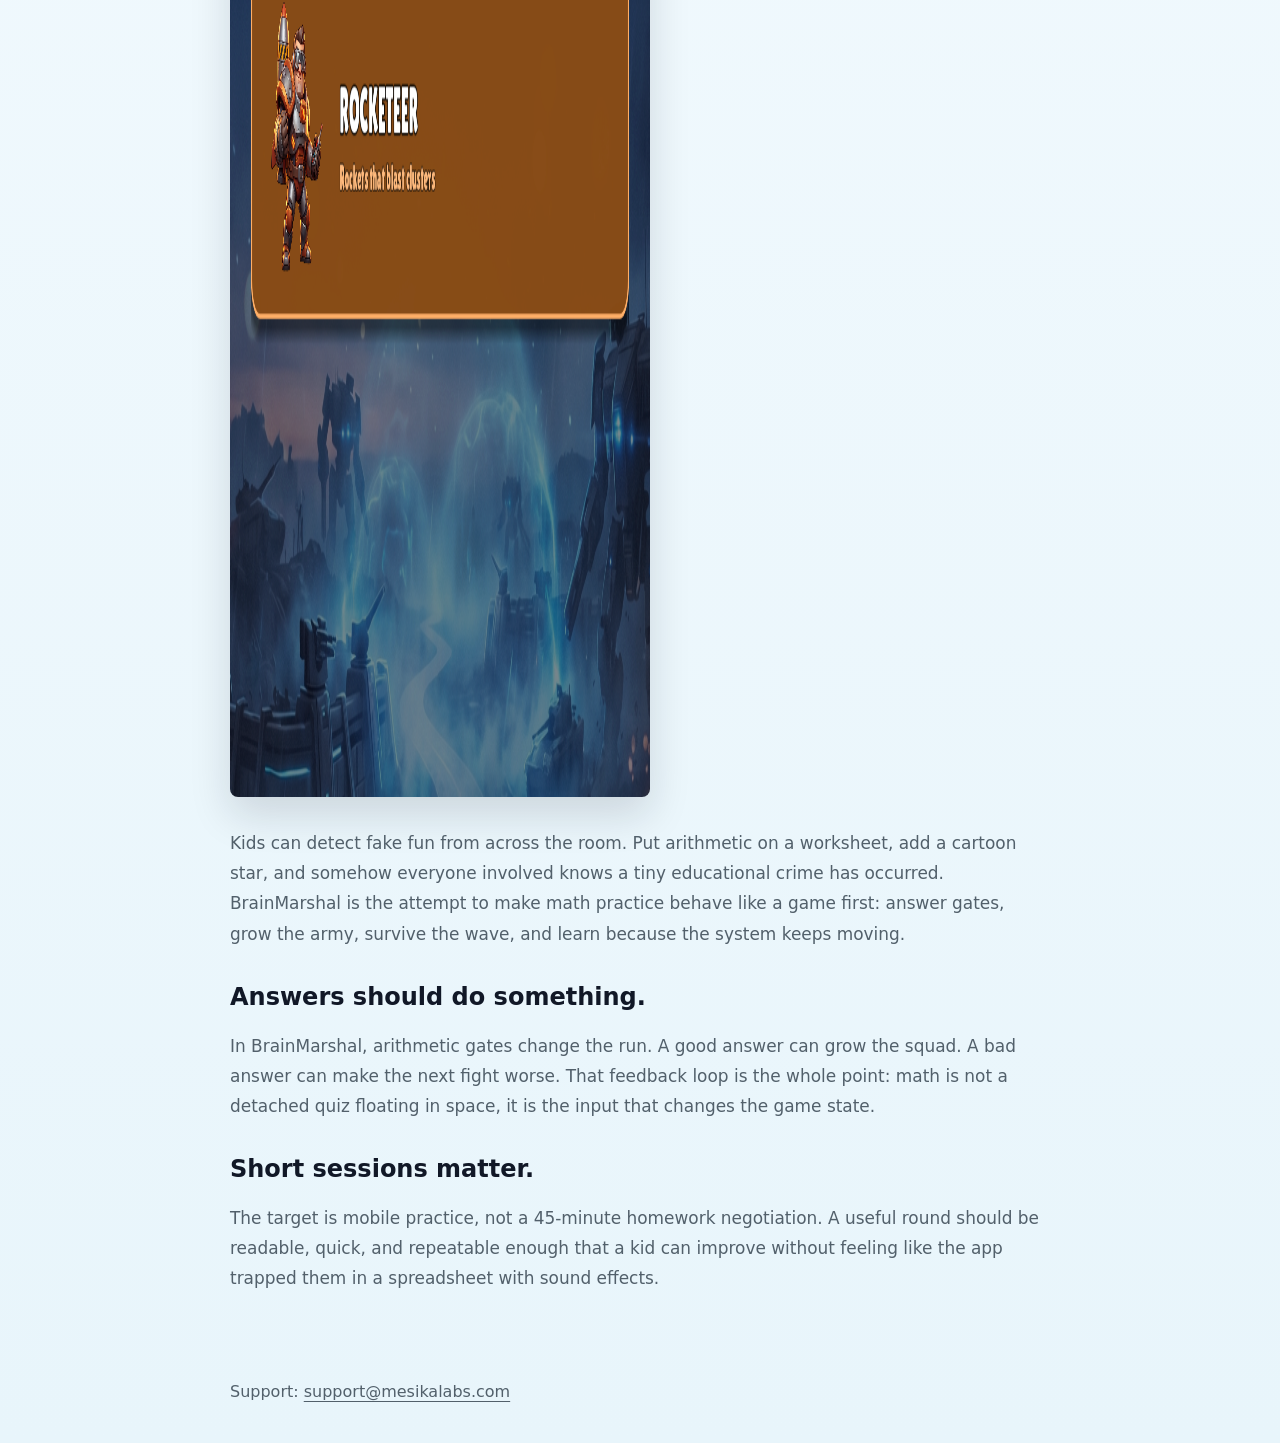
<file: blog/math-practice-with-battles/index.html>
<!doctype html>
<html lang="en">
<head>
  <meta charset="utf-8">
  <meta name="viewport" content="width=device-width, initial-scale=1">
  <title>Math Practice Needs Fewer Worksheets and More Battles | BrainMarshal</title>
  <meta name="description" content="A BrainMarshal development note about turning arithmetic practice into gates, army growth, battles, and short mobile learning sessions.">
  <meta property="og:title" content="Math Practice Needs Fewer Worksheets and More Battles">
  <meta property="og:description" content="Why BrainMarshal uses arithmetic gates and battles to make short math practice sessions more playable.">
  <meta property="og:type" content="article">
  <meta property="og:url" content="https://brainmarshal.mesikalabs.com/blog/math-practice-with-battles/">
  <meta property="og:image" content="https://brainmarshal.mesikalabs.com/assets/mathwar-hero-roster.png">
  <meta property="article:published_time" content="2026-05-31">
  <link rel="canonical" href="https://brainmarshal.mesikalabs.com/blog/math-practice-with-battles/">
  <link rel="icon" href="../../assets/mathwar-icon.png" type="image/png">
  <style>
    :root { color-scheme: light; --bg: #e8f5fb; --ink: #111827; --muted: #52606b; --line: rgba(17, 24, 39, 0.14); --accent: #0874d8; }
    * { box-sizing: border-box; }
    body { margin: 0; background: linear-gradient(180deg, #f7fcff 0%, var(--bg) 100%); color: var(--ink); font-family: Inter, ui-sans-serif, system-ui, -apple-system, BlinkMacSystemFont, "Segoe UI", sans-serif; }
    header, article, footer { width: min(100% - 32px, 820px); margin-inline: auto; }
    header { padding: 32px 0 18px; display: flex; justify-content: space-between; gap: 20px; flex-wrap: wrap; }
    a { color: inherit; text-underline-offset: 4px; }
    .brand { font-weight: 850; text-decoration: none; }
    article { padding: 48px 0 30px; border-top: 1px solid var(--line); }
    h1 { margin: 0 0 18px; font-size: 4rem; line-height: .96; letter-spacing: 0; }
    h2 { margin-top: 34px; }
    p { color: var(--muted); font-size: 1.06rem; line-height: 1.78; }
    .article-shot { width: min(100%, 420px); margin: 26px 0 10px; border-radius: 8px; box-shadow: 0 18px 42px rgba(16, 22, 34, 0.14); }
    .meta { color: var(--accent); font-size: .82rem; font-weight: 850; text-transform: uppercase; }
    footer { padding: 42px 0; color: var(--muted); }
    @media (max-width: 640px) { h1 { font-size: 2.65rem; line-height: 1.02; } }
  </style>
  <script type="application/ld+json">
  {
    "@context": "https://schema.org",
    "@type": "BlogPosting",
    "headline": "Math Practice Needs Fewer Worksheets and More Battles",
    "datePublished": "2026-05-31",
    "dateModified": "2026-05-31",
    "author": { "@type": "Organization", "name": "MesikaLabs" },
    "publisher": { "@type": "Organization", "name": "MesikaLabs" },
    "mainEntityOfPage": "https://brainmarshal.mesikalabs.com/blog/math-practice-with-battles/"
  }
  </script>
</head>
<body>
  <header>
    <a class="brand" href="../../">BrainMarshal</a>
    <nav aria-label="Blog navigation">
      <a href="../">Blog</a>
      <a href="../../support/">Support</a>
    </nav>
  </header>
  <article>
    <p class="meta">Development archive / May 31, 2026 · Branding updated September 8, 2026</p>
    <p>This article and its artwork describe an earlier development version, originally named MathWar. The game is now BrainMarshal.</p>
    <h1>Math Practice Needs Fewer Worksheets and More Battles</h1>
    <img class="article-shot" src="../../assets/mathwar-hero-roster.png" alt="BrainMarshal current hero roster with Commander, Archer, and Rocketeer" width="1080" height="1920" fetchpriority="high">
    <p>Kids can detect fake fun from across the room. Put arithmetic on a worksheet, add a cartoon star, and somehow everyone involved knows a tiny educational crime has occurred. BrainMarshal is the attempt to make math practice behave like a game first: answer gates, grow the army, survive the wave, and learn because the system keeps moving.</p>
    <h2>Answers should do something.</h2>
    <p>In BrainMarshal, arithmetic gates change the run. A good answer can grow the squad. A bad answer can make the next fight worse. That feedback loop is the whole point: math is not a detached quiz floating in space, it is the input that changes the game state.</p>
    <h2>Short sessions matter.</h2>
    <p>The target is mobile practice, not a 45-minute homework negotiation. A useful round should be readable, quick, and repeatable enough that a kid can improve without feeling like the app trapped them in a spreadsheet with sound effects.</p>
  </article>
  <footer>
    Support: <a href="mailto:support@mesikalabs.com">support@mesikalabs.com</a>
  </footer>
</body>
</html>
</file>
<file: assets/site.css>
:root {
  --bg: #e8f5fb;
  --ink: #111827;
  --muted: #52606b;
  --line: rgba(17, 24, 39, 0.14);
  --paper: #ffffff;
  --red: #e83d3d;
  --blue: #0874d8;
  --cyan: #08b7d9;
  --yellow: #f2b832;
  --deep: #101622;
  --track: #2e3741;
  --radius: 8px;
  --shadow: 0 26px 72px rgba(16, 22, 34, 0.2);
}

* {
  box-sizing: border-box;
}

html {
  scroll-behavior: smooth;
  overflow-x: hidden;
}

body {
  margin: 0;
  color: var(--ink);
  background:
    linear-gradient(90deg, rgba(8, 116, 216, 0.08) 1px, transparent 1px) 0 0 / 46px 46px,
    linear-gradient(180deg, #f7fcff 0%, var(--bg) 48%, #fff9e8 100%);
  font-family:
    Inter, ui-sans-serif, system-ui, -apple-system, BlinkMacSystemFont, "Segoe UI",
    sans-serif;
  -webkit-font-smoothing: antialiased;
  overflow-x: hidden;
}

a {
  color: inherit;
  text-decoration: none;
}

img {
  display: block;
  max-width: 100%;
  height: auto;
}

.shell {
  width: min(calc(100% - 32px), 1040px);
  margin-inline: auto;
  min-width: 0;
}

.nav {
  display: flex;
  align-items: center;
  justify-content: space-between;
  gap: 16px;
  padding-block: 16px;
}

.brand,
.links,
.actions,
.meta {
  display: flex;
  align-items: center;
}

.brand {
  gap: 12px;
  font-weight: 850;
}

.brand img {
  inline-size: 40px;
  block-size: 40px;
  border-radius: var(--radius);
  box-shadow: 0 10px 24px rgba(8, 116, 216, 0.22);
}

.links {
  flex-wrap: wrap;
  justify-content: flex-end;
  gap: 14px;
  color: var(--muted);
  font-weight: 800;
}

.hero {
  padding: 46px 0 40px;
}

.hero-grid {
  display: grid;
  grid-template-columns: minmax(0, 0.82fr) minmax(504px, 1.18fr);
  gap: 40px;
  align-items: start;
}

.hero-grid > *,
.section-head > *,
.card,
.preview {
  min-width: 0;
}

.eyebrow {
  color: var(--red);
  font-size: 0.75rem;
  font-weight: 850;
  letter-spacing: 0.08em;
  text-transform: uppercase;
}

h1,
h2,
h3,
p {
  margin-top: 0;
}

h1 {
  max-width: 12ch;
  margin-bottom: 18px;
  font-size: 4.1rem;
  line-height: 0.98;
  letter-spacing: 0;
  overflow-wrap: break-word;
}

.lede {
  max-width: 64ch;
  color: #334450;
  font-size: 1.02rem;
  line-height: 1.66;
  overflow-wrap: break-word;
}

.actions {
  flex-wrap: wrap;
  gap: 11px;
  margin-top: 25px;
}

.game-stats {
  display: flex;
  flex-wrap: wrap;
  gap: 9px;
  margin-top: 20px;
}

.game-stats span {
  display: inline-flex;
  min-height: 32px;
  align-items: center;
  padding-inline: 11px;
  border: 1px solid rgba(8, 116, 216, 0.24);
  border-radius: var(--radius);
  background: rgba(255, 255, 255, 0.84);
  color: #243241;
  font-weight: 850;
}

.button {
  display: inline-flex;
  align-items: center;
  min-height: 42px;
  border: 1px solid var(--deep);
  border-radius: var(--radius);
  padding-inline: 16px;
  font-weight: 850;
}

.button.primary {
  color: #ffffff;
  background: var(--deep);
  box-shadow: 0 12px 28px rgba(16, 22, 34, 0.18);
}

.button.secondary {
  background: transparent;
}

.button:focus-visible,
.links a:focus-visible {
  outline: 3px solid color-mix(in srgb, var(--yellow) 82%, white);
  outline-offset: 4px;
}

.preview {
  position: relative;
  justify-self: end;
  width: min(100%, 648px);
  border: 1px solid rgba(8, 116, 216, 0.28);
  border-radius: var(--radius);
  padding: 12px;
  background: linear-gradient(180deg, #111827 0%, #17233a 100%);
  box-shadow: var(--shadow);
  overflow: hidden;
}

.preview img {
  width: 100%;
  height: min(72vh, 760px);
  border-radius: var(--radius);
  aspect-ratio: 1242 / 2688;
  object-fit: contain;
  object-position: top center;
}

.hero-roster-preview {
  display: grid;
  align-content: start;
  gap: 13px;
  min-height: min(65vh, 684px);
  padding: 20px;
  background:
    linear-gradient(180deg, rgba(5, 10, 24, 0.08), rgba(5, 10, 24, 0.92)),
    radial-gradient(circle at 50% 58%, rgba(8, 183, 217, 0.28), transparent 34%),
    linear-gradient(180deg, #08101f 0%, #101a30 46%, #060b17 100%);
}

.hero-roster-preview h2 {
  margin: 0 0 5px;
  color: #ffffff;
  font-size: 2.12rem;
  line-height: 1;
  text-align: center;
  text-transform: uppercase;
  text-shadow: 0 4px 0 rgba(0, 0, 0, 0.62);
}

.hero-card {
  display: grid;
  grid-template-columns: 171px minmax(0, 1fr);
  gap: 18px;
  align-items: center;
  min-height: 158px;
  border: 3px solid rgba(255, 255, 255, 0.34);
  border-radius: var(--radius);
  padding: 7px 14px 7px 7px;
  color: #ffffff;
  box-shadow: 0 14px 28px rgba(0, 0, 0, 0.28);
}

.hero-card img {
  width: 171px;
  height: 171px;
  aspect-ratio: 1;
  object-fit: contain;
  filter: drop-shadow(0 10px 14px rgba(0, 0, 0, 0.42));
}

.hero-card strong,
.hero-card span {
  display: block;
}

.hero-card strong {
  font-size: 1.55rem;
  line-height: 1;
  text-transform: uppercase;
  text-shadow: 0 3px 0 rgba(0, 0, 0, 0.72);
}

.hero-card span {
  margin-top: 8px;
  color: #dfeaff;
  font-weight: 800;
  line-height: 1.28;
  text-shadow: 0 2px 0 rgba(0, 0, 0, 0.42);
}

.commander-card {
  background: linear-gradient(90deg, #224f9a, #1d427f);
  border-color: #79aaff;
}

.archer-card {
  background: linear-gradient(90deg, #1f7f3a, #1b6733);
  border-color: #62e184;
}

.rocketeer-card {
  background: linear-gradient(90deg, #9b5516, #7d4311);
  border-color: #ffac55;
}

.hero-roster-stage {
  min-height: 189px;
  border-radius: var(--radius);
  background:
    linear-gradient(180deg, transparent 0%, rgba(6, 11, 23, 0.94) 86%),
    radial-gradient(ellipse at 50% 22%, rgba(89, 205, 236, 0.28), transparent 42%),
    linear-gradient(120deg, transparent 22%, rgba(255, 255, 255, 0.08) 23%, transparent 24%),
    linear-gradient(180deg, #172943 0%, #08101f 100%);
}

.preview-note {
  position: absolute;
  left: 25px;
  right: 25px;
  bottom: 25px;
  padding: 13px;
  border: 1px solid rgba(255, 255, 255, 0.24);
  border-radius: var(--radius);
  background: rgba(16, 22, 34, 0.86);
  color: #ffffff;
  box-shadow: 0 18px 42px rgba(16, 22, 34, 0.28);
  backdrop-filter: blur(10px);
}

.preview-note strong,
.preview-note span {
  display: block;
}

.preview-note span {
  margin-top: 4px;
  color: #d8e5ef;
  line-height: 1.45;
}

.section {
  padding: 50px 0;
}

.section.alt {
  background: linear-gradient(180deg, #e4f2fb 0%, #d8ecf6 100%);
}

.section-head {
  display: flex;
  align-items: end;
  justify-content: space-between;
  gap: 22px;
  margin-bottom: 20px;
}

.section-head h2 {
  max-width: 14ch;
  margin-bottom: 0;
  font-size: 2.88rem;
  line-height: 1;
}

.section-head p {
  max-width: 62ch;
  color: var(--muted);
  line-height: 1.65;
}

.grid {
  display: grid;
  grid-template-columns: repeat(auto-fit, minmax(240px, 1fr));
  gap: 14px;
}

.proof-section {
  padding-top: 24px;
}

.proof-grid {
  display: grid;
  grid-template-columns: repeat(3, minmax(0, 1fr));
  gap: 16px;
}

.proof-shot {
  margin: 0;
  overflow: hidden;
  border: 1px solid rgba(16, 22, 34, 0.16);
  border-radius: var(--radius);
  background: var(--deep);
  box-shadow: 0 18px 44px rgba(16, 22, 34, 0.14);
}

.proof-shot-wide {
  grid-column: 1 / -1;
}

.proof-shot img {
  width: 100%;
  height: min(684px, 65vw);
  object-fit: contain;
  object-position: center center;
}

.gameplay-grid .proof-shot img {
  height: auto;
  aspect-ratio: 1242 / 2688;
  object-fit: contain;
  object-position: top center;
}

.proof-shot figcaption {
  min-height: 92px;
  padding: 16px;
  color: #eaf5ff;
  line-height: 1.52;
}

.proof-shot figcaption strong {
  display: block;
  margin-bottom: 3px;
  color: #ffffff;
  font-size: 0.82rem;
  letter-spacing: 0;
  text-transform: uppercase;
}

.card {
  display: grid;
  gap: 11px;
  border: 1px solid rgba(16, 22, 34, 0.13);
  border-top: 5px solid var(--blue);
  border-radius: var(--radius);
  padding: 18px;
  background: var(--paper);
  box-shadow: 0 12px 34px rgba(16, 22, 34, 0.07);
}

.card:nth-child(2) {
  border-top-color: var(--red);
}

.card:nth-child(3) {
  border-top-color: var(--yellow);
}

.card p,
.legal p,
.legal li {
  color: var(--muted);
  line-height: 1.68;
}

.meta {
  flex-wrap: wrap;
  gap: 10px;
  color: var(--muted);
  font-weight: 800;
}

.footer {
  border-top: 1px solid var(--line);
  padding: 28px 0;
  color: #fff2dd;
  background: var(--deep);
}

.footer-grid {
  display: flex;
  flex-wrap: wrap;
  justify-content: space-between;
  gap: 16px;
}

.legal {
  width: min(100% - 32px, 820px);
  margin: 0 auto;
  padding: 56px 0;
}

@media (max-width: 960px) {
  h1 {
    font-size: 3.33rem;
  }

  .proof-grid {
    grid-template-columns: 1fr;
  }

  .proof-shot img {
    height: 558px;
  }
}

.legal h1 {
  max-width: none;
  font-size: 3.6rem;
}

.legal section {
  margin-top: 30px;
}

@media (max-width: 760px) {
  .shell {
    width: calc(100vw - 32px);
    max-width: calc(100vw - 32px);
  }

  .nav,
  .section-head,
  .footer-grid {
    align-items: start;
    flex-direction: column;
  }

  .hero-grid {
    grid-template-columns: 1fr;
    gap: 27px;
  }

  .hero-grid > * {
    width: 100%;
  }

  .preview {
    justify-self: stretch;
  }

  .preview img {
    height: auto;
  }

  .hero-roster-preview {
    min-height: auto;
  }

  h1 {
    max-width: 13ch;
    font-size: 2.48rem;
    line-height: 1.02;
    overflow-wrap: normal;
    word-break: normal;
  }

  .lede {
    width: min(36ch, calc(100vw - 32px));
    max-width: min(36ch, calc(100vw - 32px));
    font-size: 0.95rem;
    line-height: 1.62;
  }

  .game-stats {
    display: grid;
    grid-template-columns: 1fr;
  }

  .preview-note {
    left: 20px;
    right: 20px;
    bottom: 20px;
  }

  .hero-roster-preview h2 {
    font-size: 1.53rem;
  }

  .hero-card {
    grid-template-columns: 106px minmax(0, 1fr);
    min-height: 112px;
    padding: 6px 11px 6px 5px;
  }

  .hero-card img {
    width: 106px;
    height: 106px;
  }

  .hero-card strong {
    font-size: 1.04rem;
  }

  .hero-card span {
    font-size: 0.73rem;
  }

  .hero-roster-stage {
    min-height: 153px;
  }

  .proof-shot img {
    height: 468px;
  }
}

/* Current in-game proof, kept separate from the archived roster composition. */
.current-preview { margin: 0 auto; width: min(100%, 350px); }
.current-preview img { display: block; width: 100%; height: auto; border: 1px solid #254667; border-radius: 16px; }
.current-preview figcaption { margin-top: 12px; color: #52606f; font-size: 14px; line-height: 1.5; }
@media (max-width: 760px) { .nav { flex-wrap: wrap; gap: 16px; } .brand { font-size: 22px; } }

/* Keep current game captures uncropped and directly inspectable. */
.gameplay-grid .proof-shot a { display: block; }
.gameplay-grid .proof-shot a:focus-visible { outline: 3px solid var(--cyan); outline-offset: -3px; }
.gameplay-grid .proof-shot figcaption { min-height: 0; padding: 12px 16px; }
</file>
<file: assets/policy.css>
:root {
  color-scheme: light dark;
  --bg: #eef7fb;
  --surface: #ffffff;
  --surface-soft: #fff8df;
  --text: #111827;
  --muted: #536170;
  --border: rgba(17, 24, 39, 0.15);
  --accent: #e83d3d;
  --accent-strong: #0874d8;
  --focus: #f2b832;
  --shadow: 0 18px 44px rgba(16, 22, 34, 0.08);
  --content: 880px;
}

@media (prefers-color-scheme: dark) {
  :root {
    --bg: #101622;
    --surface: #172033;
    --surface-soft: #1d2c42;
    --text: #f8fbff;
    --muted: #b5c2cf;
    --border: rgba(181, 194, 207, 0.18);
    --accent: #ff706a;
    --accent-strong: #61b6ff;
    --shadow: none;
  }
}

* {
  box-sizing: border-box;
}

html {
  -webkit-text-size-adjust: 100%;
}

body {
  margin: 0;
  font-family: Inter, ui-sans-serif, system-ui, -apple-system, BlinkMacSystemFont, "SF Pro Text", "Segoe UI", sans-serif;
  color: var(--text);
  background:
    linear-gradient(90deg, rgba(8, 116, 216, 0.08) 1px, transparent 1px) 0 0 / 46px 46px,
    linear-gradient(180deg, #f8fcff 0%, var(--bg) 42rem);
  line-height: 1.65;
}

@media (prefers-color-scheme: dark) {
  body {
    background:
      linear-gradient(90deg, rgba(97, 182, 255, 0.08) 1px, transparent 1px) 0 0 / 46px 46px,
      linear-gradient(180deg, #121b2b 0%, var(--bg) 42rem);
  }
}

a {
  color: var(--accent-strong);
  text-decoration-thickness: 0.08em;
  text-underline-offset: 0.18em;
}

a:hover {
  color: var(--accent);
}

a:focus-visible {
  outline: 3px solid color-mix(in srgb, var(--focus) 82%, transparent);
  outline-offset: 4px;
  border-radius: 6px;
}

img {
  display: block;
  max-width: 100%;
  height: auto;
}

.site-header,
.site-footer,
main {
  width: min(100% - 32px, var(--content));
  margin: 0 auto;
}

.site-header {
  display: flex;
  align-items: center;
  justify-content: space-between;
  gap: 20px;
  padding: 22px 0;
}

.brand {
  display: inline-flex;
  align-items: center;
  gap: 12px;
  color: var(--text);
  text-decoration: none;
  font-weight: 850;
}

.brand img {
  width: 42px;
  height: 42px;
  border-radius: 8px;
  box-shadow: var(--shadow);
}

.brand span span {
  display: block;
  color: var(--muted);
  font-size: 0.84rem;
  font-weight: 650;
}

.site-nav {
  display: flex;
  flex-wrap: wrap;
  align-items: center;
  justify-content: flex-end;
  gap: 6px;
}

.site-nav a {
  min-height: 36px;
  padding: 7px 10px;
  border-radius: 8px;
  color: var(--muted);
  text-decoration: none;
  font-size: 0.94rem;
  font-weight: 800;
}

.site-nav a[aria-current="page"],
.site-nav a:hover {
  color: var(--text);
  background: color-mix(in srgb, var(--accent-strong) 10%, transparent);
}

.document {
  padding: 34px 0 68px;
}

.eyebrow {
  margin: 0 0 10px;
  color: var(--accent);
  font-size: 0.82rem;
  font-weight: 850;
  text-transform: uppercase;
  letter-spacing: 0.08em;
}

h1,
h2,
h3,
p {
  margin-top: 0;
}

h1 {
  max-width: 760px;
  margin-bottom: 12px;
  font-size: clamp(2.25rem, 5vw, 4rem);
  line-height: 1.04;
  letter-spacing: 0;
}

h2 {
  margin: 42px 0 12px;
  font-size: clamp(1.28rem, 2vw, 1.62rem);
  line-height: 1.2;
  letter-spacing: 0;
}

h3 {
  margin: 26px 0 8px;
  font-size: 1.05rem;
}

p,
li {
  color: var(--muted);
  font-size: 1.02rem;
}

.lede {
  max-width: 760px;
  margin-bottom: 22px;
  color: var(--muted);
  font-size: clamp(1.05rem, 2vw, 1.24rem);
}

.meta {
  margin-bottom: 0;
  color: var(--muted);
  font-size: 0.96rem;
}

.panel {
  margin: 28px 0;
  padding: 24px;
  border: 1px solid var(--border);
  border-radius: 8px;
  background: color-mix(in srgb, var(--surface) 92%, transparent);
  box-shadow: var(--shadow);
}

.panel p:last-child,
.panel ul:last-child {
  margin-bottom: 0;
}

.summary-grid {
  display: grid;
  grid-template-columns: repeat(2, minmax(0, 1fr));
  gap: 12px;
  margin: 26px 0 10px;
}

.summary-card {
  min-height: 100%;
  padding: 18px;
  border: 1px solid var(--border);
  border-radius: 8px;
  background: var(--surface);
}

.summary-card strong {
  display: block;
  margin-bottom: 4px;
}

ul,
ol {
  padding-left: 1.25rem;
}

li + li {
  margin-top: 8px;
}

.site-footer {
  display: flex;
  align-items: center;
  justify-content: space-between;
  gap: 18px;
  padding: 24px 0 38px;
  border-top: 1px solid var(--border);
  color: var(--muted);
  font-size: 0.92rem;
}

.site-footer nav {
  display: flex;
  flex-wrap: wrap;
  justify-content: flex-end;
  gap: 12px;
}

.site-footer a {
  color: var(--muted);
}

@media (max-width: 680px) {
  .site-header,
  .site-footer {
    align-items: flex-start;
    flex-direction: column;
  }

  .site-nav {
    justify-content: flex-start;
  }

  .summary-grid {
    grid-template-columns: 1fr;
  }

  .document {
    padding-top: 20px;
  }
}
</file>
